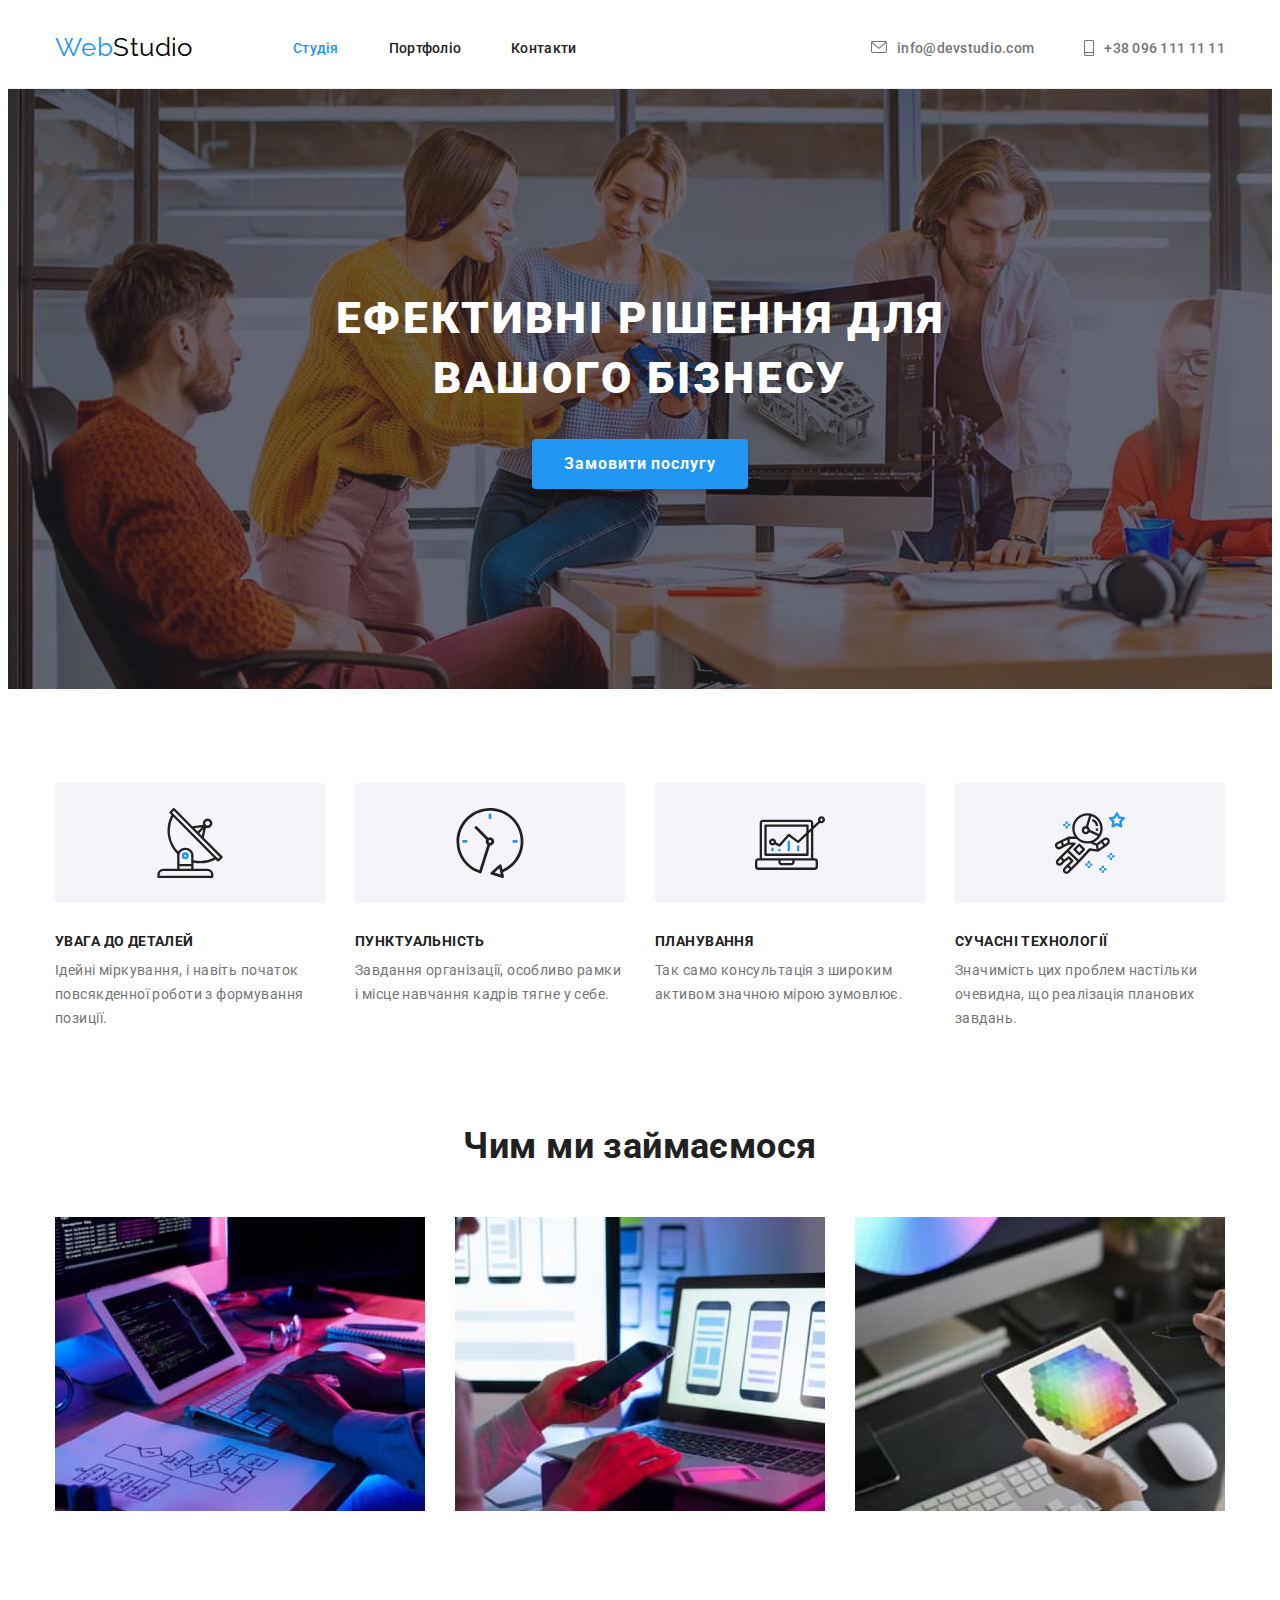
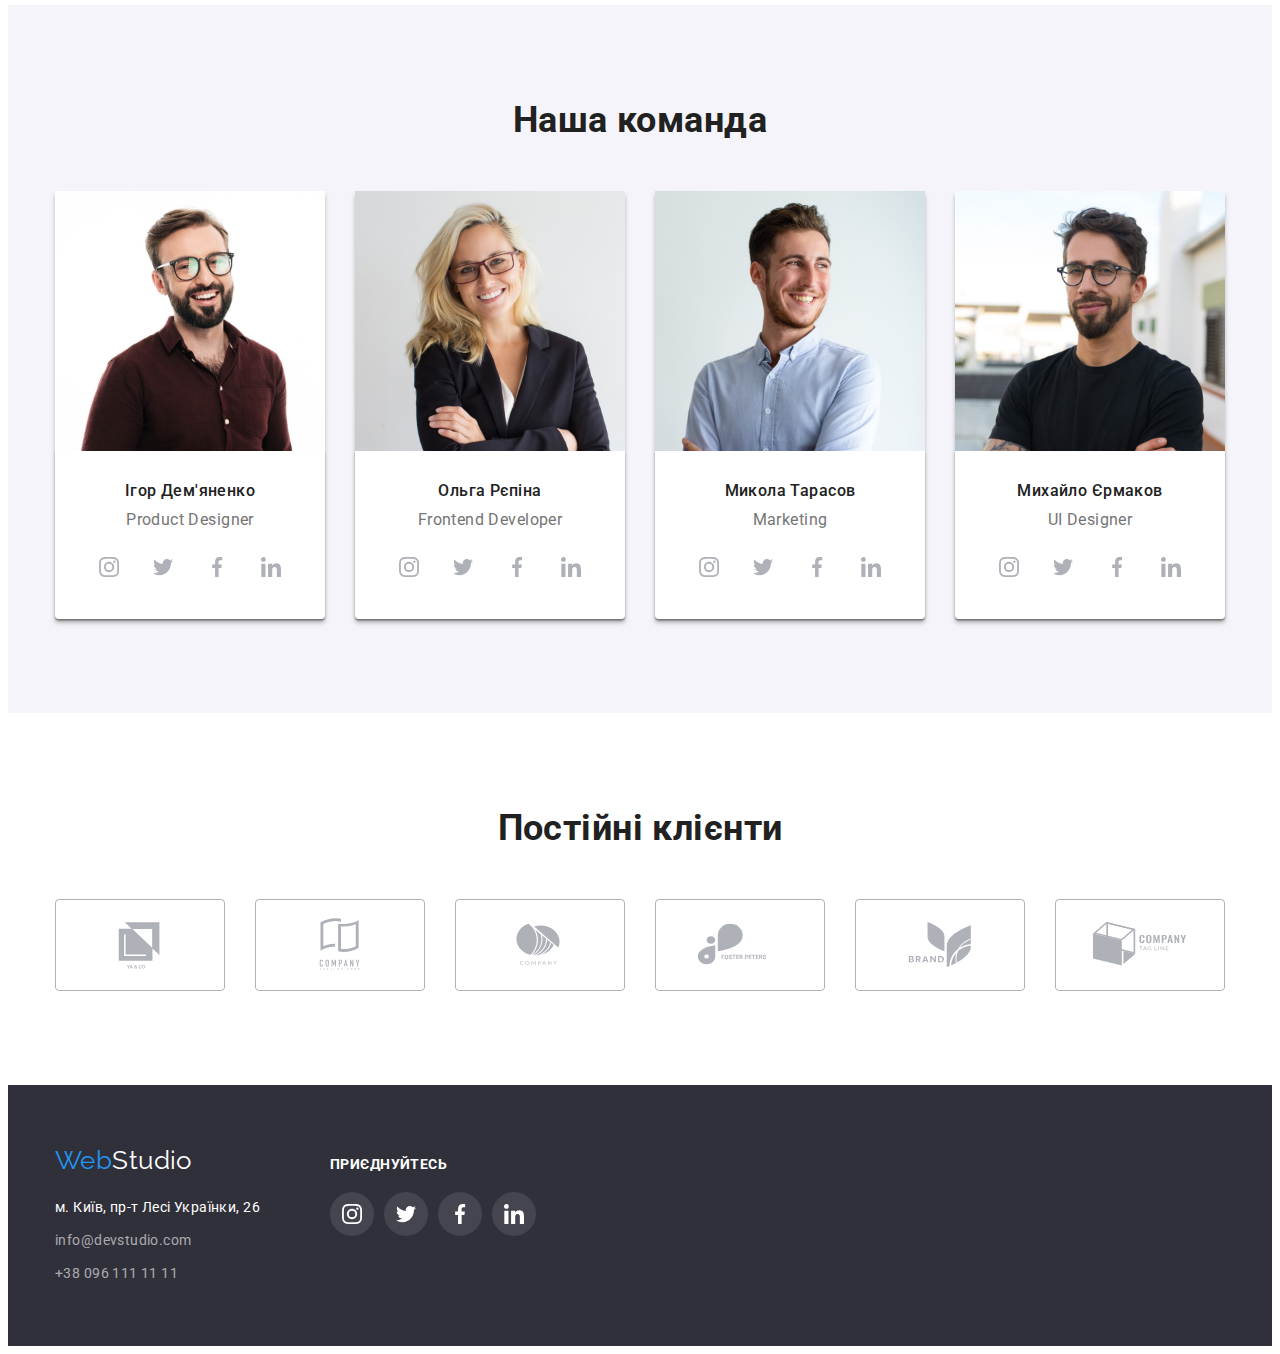
<file: index.html>
<!doctype html>
<html lang="uk">
  <head>
    <meta charset="utf-8">
    <meta http-equiv="x-ua-compatible" content="ie=edge" >
    <meta name="viewport" content="width=device-width, initial-scale=1.0" >
    <title>WebStudio</title>
    <link rel="preconnect" href="https://fonts.googleapis.com" >    
    <link rel="preconnect" href="https://fonts.gstatic.com" crossorigin >    
    <link href="https://fonts.googleapis.com/css2?family=Raleway:wght@700&family=Roboto:wght@400;500;700;900&display=swap" rel="stylesheet" >

    <link rel="stylesheet" href="https://cdnjs.cloudflare.com/ajax/libs/modern-normalize/1.1.0/modern-normalize.min.css"
    integrity="sha512-wpPYUAdjBVSE4KJnH1VR1HeZfpl1ub8YT/NKx4PuQ5NmX2tKuGu6U/JRp5y+Y8XG2tV+wKQpNHVUX03MfMFn9Q=="
    crossorigin="anonymous"
    referrerpolicy="no-referrer">

    <link rel="stylesheet" href="./css/styles.css" >

  </head>
  <!--Тіло документу-->
  <body>
    <!--Шапка сайту-->
    <header class="header"> 
      <div class="container conteiner-header">
        <a class="logo link" href="/index.html" lang="en"><span class="logo-header">Web</span>Studio</a>
        <nav class="nav-header">
          <!--навігація сайту-->
          <ul class="header-nav list">
            <li class="item"><a class="header-nav-link list current" href="./index.html">Студія</a></li>
            <li class="item"><a class="header-nav-link list" href="./portfolio.html">Портфоліо</a></li>
            <li class="item"><a class="header-nav-link list" href="#">Контакти</a></li>
          </ul>
        </nav>
        <!--авторизації навігація-->
          <ul class="auth-nav list">
            <li class="item">
              <a class="auth-nav-link" href="mailto:info@devstudio.com">
                <svg class="nav-icon-envelope" width="16" height="12">
                  <use href="./images/icons.svg#icon-envelope"></use>
                </svg>
                info@devstudio.com</a>
            </li>
            <li class="item">
              <a class="auth-nav-link" href="tel:+380961111111">
                <svg class="nav-icon-smartphone" width="10" height="16">
                  <use href="./images/icons.svg#icon-smartphone"></use>
                </svg>
                +38 096 111 11 11</a>
            </li>
          </ul>
      </div>
    </header>
    <!--Унікальний матеріал сторінки-->
    <main>
      <section class="section hero">
        <div class="container">
          <h1 class="hero-title">Ефективні рішення для вашого бізнесу</h1>
          <button type="button" class="btn">Замовити послугу</button>
        </div>
      </section>

      
      <section class="section" >
        <div class="container">
          
        <h2 hidden>Особливості</h2>

        <ul class="list-li list">
          <li class="feauters-li">
            <div class="features-icon" href="#">
              <svg width="70" height="70">
                <use href="./images/icons.svg#icon-antenna"></use>
              </svg>
            </div>
            <h3 class="features">УВАГА ДО ДЕТАЛЕЙ</h3>
            <p class="features-list">
              Ідейні міркування, і навіть початок повсякденної роботи з
              формування позиції.
            </p>
          </li>

          <li class="feauters-li">
            <div class="features-icon" href="#" >
              <svg width="70" height="70">
                <use href="./images/icons.svg#icon-clock"></use>
              </svg>
            </div>
            <h3 class="features">ПУНКТУАЛЬНІСТЬ</h3>
            <p class="features-list">
              Завдання організації, особливо рамки і місце навчання кадрів тягне
              у себе.
            </p>
          </li>

          <li class="feauters-li">
            <div class="features-icon" href="#" >
              <svg width="70" height="70">
                <use href="./images/icons.svg#icon-diagram"></use>
              </svg>
            </div>
            <h3 class="features">ПЛАНУВАННЯ</h3>
            <p class="features-list">
              Так само консультація з широким активом значною мірою зумовлює.
            </p>
          </li>

          <li class="feauters-li">
            <div class="features-icon"  href="#">
              <svg width="70" height="70">
                <use href="./images/icons.svg#icon-astronaut"></use>
              </svg>
            </div>
            <h3 class="features">СУЧАСНІ ТЕХНОЛОГІЇ</h3>
            <p class="features-list">
              Значимість цих проблем настільки очевидна, що реалізація планових
              завдань.
            </p>
          </li>
        </ul>
        </div>
      </section>
      
      <section class="section section-title">
        <div class="container">
        <h2 class="title ">Чим ми займаємося</h2>
        <ul class="list-li list">
          <li>
            <img
              src="./images/img1.jpg"
              alt="пише код"
              width="370"
              height="294">
          </li>

          <li>
            <img
              src="./images/img2.jpg"
              alt="працює за комп'ютером"
              width="370"
              height="294">
          </li>
          <li>
            <img
              src="./images/img3.jpg"
              alt="вибирає колір"
              width="370"
              height="294">
          </li>
        </ul>
        </div>
      </section>

      <section class="section section-team" >
        <div class="container">
        <h2 class="title-team">Наша команда</h2>
        <ul class="list-li list">
          <li class="card">
            <img
              src="./images/photo1.jpg"
              alt="Ігор Дем'яненко"
              width="270"
              height="260">
            <div class="card-description">
            <h3 class="team-list">Ігор Дем'яненко</h3>
            <p class="list-p" lang="en">Product Designer</p>
            <ul class="social-list list">
              <li class="social-item">
                <a class="social-links" href="#">
                  <svg class="social-icon" width="20px" height="20px">
                    <use href="./images/icons.svg#icon-instagram"></use>
                  </svg>
                </a>
              </li>
              <li class="social-item">
                <a class="social-links" href="#">
                  <svg class="social-icon" width="20px" height="20px">
                    <use href="./images/icons.svg#icon-twitter"></use>
                  </svg>
                </a>
              </li>
              <li class="social-item">
                <a class="social-links" href="#">
                  <svg class="social-icon" width="20px" height="20px">
                    <use href="./images/icons.svg#icon-facebook"></use>
                  </svg>
                </a>
              </li>
              <li class="social-item">
                <a class="social-links" href="#">
                  <svg class="social-icon" width="20px" height="20px">
                    <use href="./images/icons.svg#icon-linkedin"></use>
                  </svg>
                </a>
              </li>
            </ul>
          </div>
          </li>

          <li class="card">
            <img
              src="./images/photo2.jpg"
              alt="Ольга Рєпіна"
              width="270"
              height="260">
            <div class="card-description">
              <h3 class="team-list">Ольга Рєпіна</h3>
              <p class="list-p" lang="en">Frontend Developer</p>
              <ul class="social-list list">
                <li class="social-item">
                  <a class="social-links" href="#">
                    <svg class="social-icon" width="20px" height="20px">
                      <use href="./images/icons.svg#icon-instagram"></use>
                    </svg>
                  </a>
                </li>
                <li class="social-item">
                  <a class="social-links" href="#">
                    <svg class="social-icon" width="20px" height="20px">
                      <use href="./images/icons.svg#icon-twitter"></use>
                    </svg>
                  </a>
                </li>
                <li class="social-item">
                  <a class="social-links" href="#">
                    <svg class="social-icon" width="20px" height="20px">
                      <use href="./images/icons.svg#icon-facebook"></use>
                    </svg>
                  </a>
                </li>
                <li class="social-item">
                  <a class="social-links" href="#">
                    <svg class="social-icon" width="20px" height="20px">
                      <use href="./images/icons.svg#icon-linkedin"></use>
                    </svg>
                  </a>
                </li>
              </ul>
            </div>
          </li>

          <li class="card">
            <img
              src="./images/photo3.jpg"
              alt="Микола Тарасов"
              width="270"
              height="260">
            <div class="card-description">
              <h3 class="team-list">Микола Тарасов</h3>
              <p class="list-p" lang="en">Marketing</p>
              <ul class="social-list list">
                <li class="social-item">
                  <a class="social-links" href="#">
                    <svg class="social-icon" width="20px" height="20px">
                      <use href="./images/icons.svg#icon-instagram"></use>
                    </svg>
                  </a>
                </li>
                <li class="social-item">
                  <a class="social-links" href="#">
                    <svg class="social-icon" width="20px" height="20px">
                      <use href="./images/icons.svg#icon-twitter"></use>
                    </svg>
                  </a>
                </li>
                <li class="social-item">
                  <a class="social-links" href="#">
                    <svg class="social-icon" width="20px" height="20px">
                      <use href="./images/icons.svg#icon-facebook"></use>
                    </svg>
                  </a>
                </li>
                <li class="social-item">
                  <a class="social-links" href="#">
                    <svg class="social-icon" width="20px" height="20px">
                      <use href="./images/icons.svg#icon-linkedin"></use>
                    </svg>
                  </a>
                </li>
              </ul>
            </div>
          </li>

          <li class="card">
            <img
              src="./images/photo4.jpg"
              alt="Михайло Єрмаков"
              width="270"
              height="260">
            <div class="card-description">
              <h3 class="team-list">Михайло Єрмаков</h3>
              <p class="list-p" lang="en">UI Designer</p>
              <ul class="social-list list">
                <li class="social-item">
                  <a class="social-links" href="#">
                    <svg class="social-icon" width="20px" height="20px">
                      <use href="./images/icons.svg#icon-instagram"></use>
                    </svg>
                  </a>
                </li>
                <li class="social-item">
                  <a class="social-links" href="#">
                    <svg class="social-icon" width="20px" height="20px">
                      <use href="./images/icons.svg#icon-twitter"></use>
                    </svg>
                  </a>
                </li>
                <li class="social-item">
                  <a class="social-links" href="#">
                    <svg class="social-icon" width="20px" height="20px">
                      <use href="./images/icons.svg#icon-facebook"></use>
                    </svg>
                  </a>
                </li>
                <li class="social-item">
                  <a class="social-links" href="#">
                    <svg class="social-icon" width="20px" height="20px">
                      <use href="./images/icons.svg#icon-linkedin"></use>
                    </svg>
                  </a>
                </li>
              </ul>
            </div>
          </li>
        </ul>
        </div>
      </section>
      <section class="section section-clients">
        <div class="container">
          <h2 class="title">Постійні клієнти</h2>
          <ul class="clients-list list">
            <li class="client-item">
              <a class="client-links" href="#">
                <svg class="client-icon" width="106px" height="60px">
                  <use href="./images/icons.svg#icon-Logo-1"></use>
                </svg>
              </a>
            </li>
            <li class="client-item">
              <a class="client-links" href="#">
                <svg class="client-icon" width="106px" height="60px">
                  <use href="./images/icons.svg#icon-Logo-2"></use>
                </svg>
              </a>
            </li>
            <li class="client-item">
              <a class="client-links" href="#">
                <svg class="client-icon" width="106px" height="60px">
                  <use href="./images/icons.svg#icon-Logo-3"></use>
                </svg>
              </a>
            </li>
            <li class="client-item">
              <a class="client-links" href="#">
                <svg class="client-icon" width="106px" height="60px">
                  <use href="./images/icons.svg#icon-Logo-4"></use>
                </svg>
              </a>
            </li>
            <li class="client-item">
              <a class="client-links" href="#">
                <svg class="client-icon" width="106px" height="60px">
                  <use href="./images/icons.svg#icon-Logo-5"></use>
                </svg>
              </a>
            </li>
            <li class="client-item">
              <a class="client-links" href="#">
                <svg class="client-icon" width="106px" height="60px">
                  <use href="./images/icons.svg#icon-Logo-6"></use>
                </svg>
              </a>
            </li>
          </ul>
        </div>
      </section>
      
    </main>
    <!--Підвал сторінки-->
    <footer class="footer">
      <div class="container-footer container">
        <div>
          <a class="logo-link" href="./index.html" ><span class="logo-footer">Web</span>Studio</a>
          <address>
            <ul class="address ">
              <li>
                <a class="address-map" href="http://www.google.com/search?q=м.+київ%2C+пр-т+лесі+українки%2C+26&oq=&aqs=chrome/"
                  target="_blank"
                  rel="noopener noreferrer">
                  м. Київ, пр-т Лесі Українки, 26</a>
              </li>
              <li><a class="address-mail" href="mailto:info@devstudio.com">info@devstudio.com</a></li>
              <li><a class="address-tel" href="tel:+380961111111">+38 096 111 11 11</a></li>
            </ul>
          </address>
        </div>
        <!--соцмережі-->
        <div class="social-block">
          <strong class="social-footer">приєднуйтесь</strong>
          <ul class="social-footer-list list">
            <li class="social-footer-item">
              <a class="social-footer-link" href="#">
                <svg class="social-footer-icon" width="20px" height="20px">
                  <use href="./images/icons.svg#icon-instagram"></use>
                </svg>
              </a>
            </li>
            <li class="social-footer-item">
              <a class="social-footer-link" href="#">
                <svg class="social-footer-icon" width="20px" height="20px">
                  <use href="./images/icons.svg#icon-twitter"></use>
                </svg>
              </a>
            </li>
            <li class="social-footer-item">
              <a class="social-footer-link" href="#">
                <svg class="social-footer-icon" width="20px" height="20px">
                  <use href="./images/icons.svg#icon-facebook"></use>
                </svg>
              </a>
            </li>
            <li class="social-footer-item">
              <a class="social-footer-link" href="#">
              <svg class="social-footer-icon" width="20px" height="20px">
                  <use href="./images/icons.svg#icon-linkedin"></use>
                </svg>
              </a>
            </li>
          </ul>
        </div>
      </div>
    </footer>
  </body>
</html>
</file>
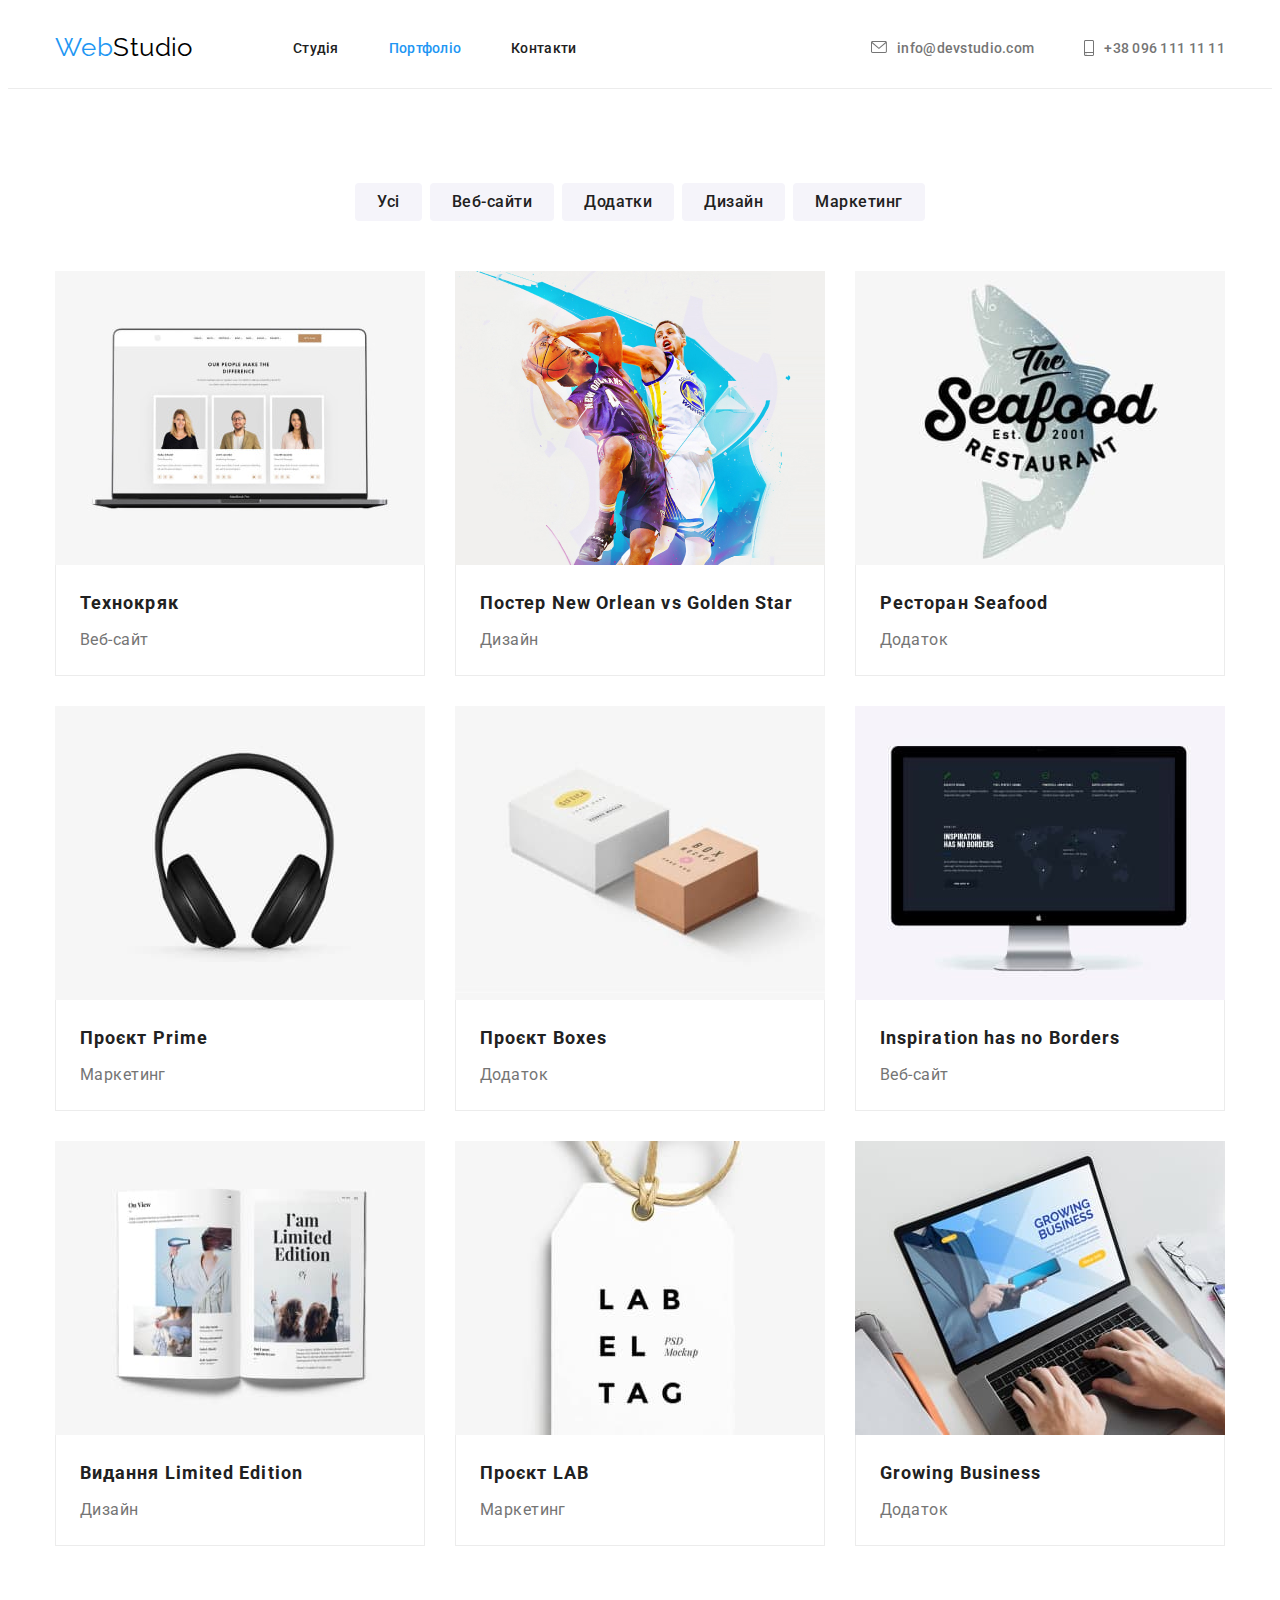
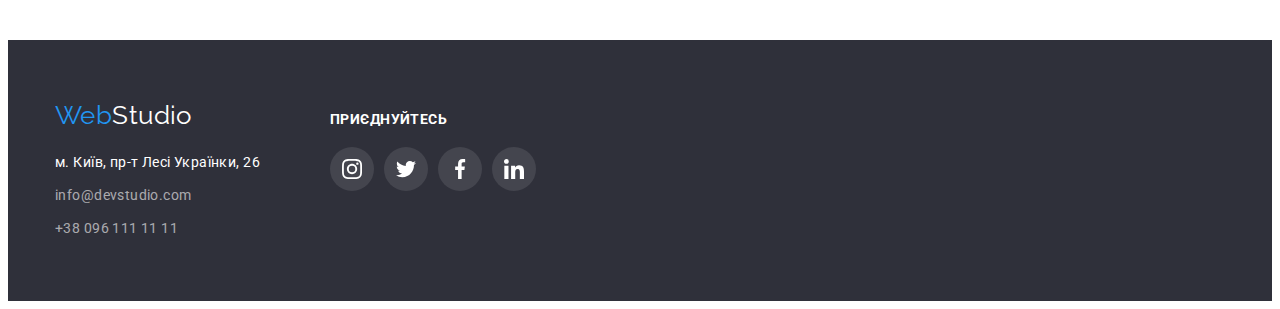
<file: portfolio.html>
<!doctype html>
<html lang="uk">
  <head>
    <meta charset="utf-8" >
    <meta http-equiv="x-ua-compatible" content="ie=edge" >
    <meta name="viewport" content="width=device-width, initial-scale=1.0" >
    <title>Portfolio</title>
    <link rel="preconnect" href="https://fonts.googleapis.com" >    
    <link rel="preconnect" href="https://fonts.gstatic.com" crossorigin >    
    <link href="https://fonts.googleapis.com/css2?family=Raleway:wght@700&family=Roboto:wght@400;500;700;900&display=swap" rel="stylesheet" >

    <link rel="stylesheet" href="https://cdnjs.cloudflare.com/ajax/libs/modern-normalize/1.1.0/modern-normalize.min.css"
    integrity="sha512-wpPYUAdjBVSE4KJnH1VR1HeZfpl1ub8YT/NKx4PuQ5NmX2tKuGu6U/JRp5y+Y8XG2tV+wKQpNHVUX03MfMFn9Q=="
    crossorigin="anonymous"
    referrerpolicy="no-referrer">

    <link rel="stylesheet" href="./css/styles.css" >
  </head>
  <!--Тіло документу-->
  <body>
    <!--Шапка сайту-->
    <header class="header">
      <div class="container conteiner-header">
        <a class="logo" href="/index.html"><span class="logo-header">Web</span>Studio</a>
        <nav class="nav-header">
          <!--навігація сайту-->
          <ul class="header-nav list">
            <li class="item"><a class="header-nav-link list" href="./index.html">Студія</a></li>
            <li class="item"><a class="header-nav-link list current" href="./portfolio.html">Портфоліо</a></li>
            <li class="item"><a class="header-nav-link list" href="#">Контакти</a></li>
          </ul>
        </nav>
        <!--авторизації навігація-->
        <ul class="auth-nav list">
          <li class="item">
            <a class="auth-nav-link" href="mailto:info@devstudio.com">
              <svg class="nav-icon-envelope" width="16" height="12">
                <use href="./images/icons.svg#icon-envelope"></use>
              </svg>
              info@devstudio.com</a>
          </li>
          <li class="item">
            <a class="auth-nav-link " href="tel:+380961111111">
              <svg class="nav-icon-smartphone" width="10" height="16">
                <use href="./images/icons.svg#icon-smartphone"></use>
              </svg>
              +38 096 111 11 11</a>
          </li>
        </ul>
      </div>
    </header>
    <!--Унікальний матеріал сторінки-->
    <main>
      <!--Навігація фільтрів -->
      <section class="portfolio-list">
        <div class="container">
          <h1 hidden>Фільтри</h1>
          <ul class="btn-filter list">
            <li>
              <button class="btn-active " type="button">Усі</button>
            </li>
            <li>
              <button class="btn-active" type="button">Веб-сайти</button>
            </li>
            <li>
              <button class="btn-active" type="button">Додатки</button>
            </li>
            <li>
              <button class="btn-active" type="button">Дизайн</button>
            </li>
            <li>
              <button class="btn-active" type="button">Маркетинг</button>
            </li>
          </ul>
        
        <!--Портфоліо фільтрів-->
        
          <ul class="projects-list list">
            <li class="projects-box">
              <a href="" class=" list">
                <div class="projects-image image-tehno"></div>
                <div class="projects-border">
                  <h2 class="projects-title" >Технокряк</h2>
                  <p class="projects-text">Веб-сайт</p>
                </div>
              </a>
            </li>
            <li class="projects-box">
              <a href="" class="list">
                <div class="projects-image image-poster"></div>
                <div class="projects-border">
                  <h2 class="projects-title" >Постер New Orlean vs Golden Star</h2>
                  <p class="projects-text">Дизайн</p>
                </div>
              </a>
            </li>
            <li class="projects-box">
              <a href="" class="list">
                <div class="projects-image image-seafood"></div>
                <div class="projects-border">
                  <h2 class="projects-title" >Ресторан Seafood</h2>
                  <p class="projects-text">Додаток</p>
                </div>
              </a>
            </li>
            <li class="projects-box">
              <a href="" class="list">
                <div class="projects-image image-prime"></div>
                <div class="projects-border">
                  <h2 class="projects-title" >Проєкт Prime</h2>
                  <p class="projects-text">Маркетинг</p>
                </div>
              </a>
            </li>
            <li class="projects-box">
              <a href="" class="list">
                <div class="projects-image image-boxes"></div>
                <div class="projects-border">
                  <h2 class="projects-title" >Проєкт Boxes</h2>
                  <p class="projects-text">Додаток</p>
                </div>
              </a>
            </li>
            <li class="projects-box">
              <a href="" class="list">
                <div class="projects-image image-inspiration"></div>
                <div class="projects-border">
                  <h2 class="projects-title" >Inspiration has no Borders</h2>
                  <p class="projects-text">Веб-сайт</p>
                </div>
              </a>
            </li>
            <li class="projects-box">
              <a href="" class="list">
                <div class="projects-image image-limited"></div>
                <div class="projects-border">
                  <h2 class="projects-title" >Видання Limited Edition</h2>
                  <p class="projects-text">Дизайн</p>
                </div>
              </a>
            </li>
            <li class="projects-box">
              <a href="" class="list">
                <div class="projects-image image-lab"></div>
                <div class="projects-border">
                  <h2 class="projects-title" >Проєкт LAB</h2>
                  <p class="projects-text">Маркетинг</p>
                </div>
              </a>
            </li>
            <li class="projects-box">
              <a href="" class="list">
                <div class="projects-image image-groving"></div>
                <div class="projects-border">
                  <h2 class="projects-title" >Growing Business</h2>
                  <p class="projects-text">Додаток</p>
                </div>
              </a>
            </li>
          </ul>
        </div>
      </section>
    </main>
    
    <!--Підвал сторінки-->

    <footer class="footer">
      <div class="container-footer container">
        <div>
          <a class="logo-link" href="./index.html" ><span class="logo-footer">Web</span>Studio</a>
          <address>
            <ul class="address">
              <li>
                <a class="address-map" href="http://www.google.com/search?q=м.+київ%2C+пр-т+лесі+українки%2C+26&oq=&aqs=chrome/"
                  target="_blank"
                  rel="noopener noreferrer">
                  м. Київ, пр-т Лесі Українки, 26</a>
              </li>
              <li><a class="address-mail" href="mailto:info@devstudio.com">info@devstudio.com</a></li>
              <li><a class="address-tel " href="tel:+380961111111">+38 096 111 11 11</a></li>
            </ul>
          </address>
        </div>

        <div class="social-block">
          <span class="social-footer">приєднуйтесь</span>
          <ul class="social-footer-list list">
            <li class="social-footer-item">
              <a class="social-footer-link" href="#">
                <svg class="social-footer-icon" width="20px" height="20px">
                  <use href="./images/icons.svg#icon-instagram"></use>
                </svg>
              </a>
            </li>
            <li class="social-footer-item">
              <a class="social-footer-link" href="#">
                <svg class="social-footer-icon" width="20px" height="20px">
                  <use href="./images/icons.svg#icon-twitter"></use>
                </svg>
              </a>
            </li>
            <li class="social-footer-item">
              <a class="social-footer-link" href="#">
                <svg class="social-footer-icon" width="20px" height="20px">
                  <use href="./images/icons.svg#icon-facebook"></use>
                </svg>
              </a>
            </li>
            <li class="social-footer-item">
              <a class="social-footer-link" href="#">
              <svg class="social-footer-icon" width="20px" height="20px">
                  <use href="./images/icons.svg#icon-linkedin"></use>
                </svg>
              </a>
            </li>
          </ul>
        </div>
      </div>
    </footer>
  </body>
</html>
</file>
<file: css/styles.css>
:root {
  --primary-text-color: #757575;
  --title-text-color: #212121;
  --accent-color: #2196F3;
  --white-color: #ffffff;
  --background-grey-color: #F5F4FA;
  --footer-background-color: #2F303A;
  --black-color: #000000;
  --black-opacity-color: rgba(255, 255, 255, 0.6);
  --background-active-button: #188CE8;
  --border-color: #ececec;
  --background-img-color: #c4c4c4;
  --social-icon-color: #AFB1B8;
}

body {
  font-family: 'Roboto', sans-serif;
  background-color: var(--white-color);
  color: var(--primary-text-color);
  font-size: 14px;
  letter-spacing: 0.03em;
}

*,
*::before,
*::after {
  box-sizing: border-box;
}


p,
h1,
h2,
h3,
h4,
h5,
h6 {
  margin: 0;
} 

ul {
  margin: 0;
  padding: 0;
}

button {
  cursor: pointer;
  border: none;
  display: block;
}

img {
  display: block;
}

address {
  font-style: normal;
}

/* ------------------Навігація сайту-------------------------- */

.container {
  width: 1200px;
  padding-left: 15px;
  padding-right: 15px;
  margin: 0 auto;
  
}

/* .main-nav {
  display: flex;
  align-items: center;
justify-content: space-around;
} */
.header {
  padding-top: 24px;
  padding-bottom: 25px;
  border-bottom: 1px solid var(--border-color);
}


/*------------Header--------------------------*/
/*----------Логотип---------------------*/


.list {
  list-style: none;
  text-decoration: none;
}


.logo {
  margin-right: 93px;

  font-family: 'Raleway', sans-serif;
  color: var(--black-color);
  font-size: 26px;
  line-height: 1.1923;
  text-decoration: none;
  width: 145px;
  height: 31px;
  left: 215px;
  top: 24px;
}

.logo-header {
  font-size: 26px;
  line-height: 1.1923;
  letter-spacing: 0.03em;
  color: var(--accent-color);
}

/*---------навігація сайту------------*/


.conteiner-header {
  display: flex;
  align-items: center;

}

.header-nav {
  display: flex;
  
}

.nav-header {
  margin-right: auto;
}

/* .header-nav .item {
  background-color: rgb(7, 250, 19);
} */
/* .header-nav .item:not( :last-child) {
  margin-right: 50px;
} */
/* .header-nav .item:last-child {
  margin-right: 0;
} */
.header-nav {
  gap: 50px;
  margin-right: auto;
}
/* .header-nav .item + .item {
  margin-left: 50px;
} */
.header-nav-link {
  display: block;

  color:  var(--title-text-color);
  font-weight: 500;
  line-height: 1.1428;
  letter-spacing: 0.02em;

}


/*---------------Авторизація навігації-------------------*/
/*---------------Активне поле-------------------------*/
.current {
  color: var(--accent-color);
}
.header-nav-link:hover,
.header-nav-link:focus{
  color: var(--accent-color);
}
.auth-nav {
  display: flex;

  line-height: 1.1428;
  letter-spacing: 0.02em;
  text-decoration: none;
}



.auth-nav .item + .item {
  margin-left: 50px;
}

.item .auth-nav-link {
  display: flex;
  /* gap: 50px; */
  align-items: center;
}


.auth-nav-link {
  font-weight: 500;
  color: var(--primary-text-color);
  text-decoration: none;
}


.auth-nav-link:hover,
.auth-nav-link:focus {
  color: var(--accent-color);
}

.nav-icon-envelope {
  fill: currentColor;
  /* width: 16px;
  height: 12px; */
  margin-right: 10px;

}

.nav-icon-smartphone {
  fill: currentColor;
  /* width: 10px;
  height: 16px; */
  margin-right: 10px;

}


/*------------------Main-------------------------*/
/*---------------ефективні рішення----------------------*/



.section {
  padding-top: 94px;
  padding-bottom: 94px;
  
}

.hero {
  padding-top: 200px;
  padding-bottom: 200px;
  max-width: 1600px;
  margin: auto;
  background-image: linear-gradient(
    rgba(47, 48, 58, 0.4), 
    rgba(47, 48, 58, 0.4)
    ), 
    url(../images/background-img1.jpg);
  background-color: var(--background-img-color);
}

.hero-title {
  width: 696px;
  margin: 0 auto 30px;

  font-weight: 900;
  font-size: 44px;
  line-height: 1.3636;
  text-align: center;
  letter-spacing: 0.06em;
  text-transform: uppercase;
  color: var(--white-color);


}
.btn {
  min-width: 216px;
  height: 50px;
  display: block;
  margin: 0 auto;
  justify-content: center;

  font-family: 'Roboto', sans-serif;
  font-weight: 700;
  background: var(--accent-color);
  box-shadow: 0px 4px 4px rgba(0, 0, 0, 0.15);
  border-radius: 4px;
  color: var(--white-color); 
  font-size: 16px;
  line-height: 1.8750;
  display: flex;
  align-items: center;
  text-align: center;
  letter-spacing: 0.06em;
}

.btn:hover,
.btn:focus {
  background: var(--background-active-button);
  color: var(--white-color);
}


/*------------Особливості-------------------------------*/



.feauters-li {
  flex-basis: calc((100% - 90px) / 4);
}

.features-icon {
  display: flex;
  justify-content: center;
  margin-bottom: 30px;
  background-color: var(--background-grey-color);
  border-radius: 4px;
  align-items: center;
  width: 270px;
  height: 120px;
}

/* .features-icon:hover,
.features-icon:focus {
  border-color: var(--background-active-button);
} */

/* .hover-focus:hover,
.hover-focus:focus {
  border-color: var(--background-active-button);
} */

.features{
  color: var(--title-text-color);
  line-height: 1.1428;
  font-size: 14px;
  text-transform: uppercase;
  margin-bottom: 10px;
}

.features-list{
  line-height: 1.7142;
  color: var(--primary-text-color);
}


/*--------------Чим ми займаємось----------------*/


.section-title {
  padding-top: 0;
}

.title {
  margin-bottom: 50px;

  color: var(--title-text-color);
  font-size: 36px;
  line-height: 1.1666;
  text-align: center;
}

.list-li {
  display: flex;
  gap: 30px;
  
}


/*------------------Команда-----------------------------*/

.section-team {
  background-color: var(--background-grey-color);
}

.title-team {
  margin-bottom: 50px;


  color: var(--title-text-color);
  font-size: 36px;
  line-height: 1.1666;
  text-align: center;
}

.card-description {
  padding-top: 30px;
  padding-bottom: 30px;
  background-color: var(--white-color);
  border-radius: 0px 0px 4px 4px;
  box-shadow: 0px 1px 3px rgba(0, 0, 0, 0.12), 0px 1px 1px rgba(0, 0, 0, 0.14), 0px 2px 1px rgba(0, 0, 0, 0.2);
}

.team-list {
  margin-bottom: 10px;
  
  color: var(--title-text-color);
  font-weight: 500;
  font-size: 16px;
  line-height: 1.1875;
  text-align: center;
}

.list-p {
  margin-bottom: 16px;
  font-size: 16px;
  line-height: 1.1875;
  text-align: center;
  color: var(--primary-text-color);
}

.social-list {
  display: flex;
  justify-content: center;
  gap: 10px;
  
}

.social-item {
  width: 44px;
  height: 44px;
  
}

.social-links {
  width: 100%;
  height: 100%;
  background-color: var(--white-color);
  color: var(--social-icon-color);
  border-radius: 50%;
  display: flex;
  justify-content: center;
  align-items: center;
}

.social-icon {
  fill: currentColor;
}

.social-icon:hover,
.social-icon:focus {
  fill: var(--white-color)
}

.social-links:hover,
.social-links:focus {
  background-color: var(--accent-color);
}

.social-links:hover .social-icon,
.social-links:focus .social-icon {
  fill: var(--white-color)
}

.card {
  box-shadow: 0px 4px 4px rgba(0, 0, 0, 0.25);
  border-bottom-left-radius: 3px;
  border-bottom-right-radius: 3px;
}

/*----------------Постійні клієнти-----------------------*/


.section-clients {
}

.clients-list {
  display: flex;
  justify-content: center;
  gap: 30px;
  
}

.client-item {
  width: 170px;
  height: 92px;
}
.client-links {
  width: 100%;
  height: 100%;
  /* background-color: tomato; */
  color: var(--social-icon-color);
  border: 1px solid #AFB1B8;
  border-radius: 4px;
  display: flex;
  justify-content: center;
  align-items: center;
}
.client-icon {
  fill: currentColor;
}

.client-icon:hover,
.client-icon:focus {
  color: var(--accent-color);
}

.client-links:hover,
.client-links:focus {
  color: var(--accent-color);
  border: 1px solid var(--accent-color);
}

.client-links:hover .client-icon,
.client-links:focus .client-icon {
  color: var(--accent-color);
}


/*----------------Футер---------------------------*/


.footer {
  padding-top: 60px;
  padding-bottom: 60px;

  background-color: var(--footer-background-color);
  text-decoration: none;
  
}
.container-footer {
  align-items: baseline;
  display: flex;
}

.logo-link{
  margin-bottom: 20px;
  display: block;
  font-family: 'Raleway', sans-serif;
  color: var(--white-color);
  font-size: 26px;
  line-height: 1.1923;
  text-decoration: none;
}
.logo-footer {
  font-size: 26px;
  line-height: 1.1923;
  color: var(--accent-color);
  
}

.address{
  list-style: none;
}
.address li:not(:last-child) {
  margin-bottom: 9px;
}

.address-map {
  line-height: 1.7142;
  color: var(--white-color);
  text-decoration: none;
  font-style: normal;
}

.address-map:hover,
.address-mail:hover,
.address-tel:hover,
.address-map:focus,
.address-mail:focus,
.address-tel:focus {
  color: var(--accent-color);
}

.address-mail,
.address-tel{
  line-height: 1.7142;
  color: var(--black-opacity-color);
  text-decoration: none;
  font-style: normal;
}
.social-block {
  align-items: center;
  margin-left: 70px;
}
.social-footer {
  display: block;
  color: var(--white-color);
  justify-content: center;
  align-items: center;
  margin-bottom: 20px;

  font-weight: 700;
  line-height: 1.1428;
  text-transform: uppercase;
}
.social-footer-list {
  display: flex;
  justify-content: center;
  gap: 10px;
}

.social-footer-item {
  width: 44px;
  height: 44px;

}
.social-footer-link {
  width: 100%;
  height: 100%;
  background: rgba(255, 255, 255, 0.1);
  color: var(--white-color);
  border-radius: 50%;
  display: flex;
  justify-content: center;
  align-items: center;
}
.social-footer-icon {
  fill: currentColor;
}

/* .social-footer-icon:hover,
.social-footer-icon:focus {
  background-color: var(--accent-color);
} */
.social-footer-link:hover,
.social-footer-link:focus {
  background-color: var(--accent-color);
  
}


/*---------------Портфоліо----------------------*/
/*-------------Навігація фільтрів----------------------------------*/


.portfolio-list {
  padding-top: 94px;
  padding-bottom: 94px;

}

.btn-filter {
  font-family: 'Roboto';
  font-style: normal;
  font-weight: 500;
  font-size: 16px;
  line-height: 1.6250;
  text-align: center;
  letter-spacing: 0.03em;
  color: var(--title-text-color);

  display: flex;
  justify-content: center;
  margin: auto;
  margin-bottom: 50px;
  align-items: center;

}

.btn-filter li:not(:last-child) {
  margin-right: 8px;
}

.btn-active {
  padding: 6px 22px;
  justify-content: center;
  text-align: center;
  align-items: center;

  font-family: 'Roboto', sans-serif;
  font-weight: 500;
  font-size: 16px;
  line-height: 1.6250;
  text-align: center;
  letter-spacing: 0.03em;
  color: var(--title-text-color);
  background: var(--background-grey-color);
  border-radius: 4px;
  
  border-radius: 4px;
}

.btn-active:hover,
.btn-active:focus {
  color: var(--white-color);
  background: var(--accent-color);
  cursor: pointer;
  box-shadow: 0px 3px 1px rgba(0, 0, 0, 0.1), 0px 1px 2px rgba(0, 0, 0, 0.08), 0px 2px 2px rgba(0, 0, 0, 0.12);
}


/*------------------------------Проекти-------------------------------------------*/


.projects-list{
  display: flex;
  flex-direction: row;
  flex-wrap: wrap;
  gap: 30px;
}

.projects-box>a {
  display: block;
}

.projects-box>a:hover,
.projects-box>a:focus {
  box-shadow: 0px 1px 1px rgba(0, 0, 0, 0.12), 
    0px 4px 4px rgba(0, 0, 0, 0.06), 
    1px 4px 6px rgba(0, 0, 0, 0.16);
}

.projects-image {
  width: 370px;
  height: 294px;
}

.image-tehno {
  background-image: url(../images/texno.jpg);
}
.image-poster{
  background-image: url(../images/posters.jpg)
}
.image-seafood{
  background-image: url(../images/seafood.jpg)
}
.image-prime{
  background-image: url(../images/project-prime.jpg)
}
.image-boxes{
  background-image: url(../images/boxes.jpg)
}
.image-inspiration{
  background-image: url(../images/inspiration.jpg)
}
.image-limited{
  background-image: url(../images/limited.jpg)
}
.image-lab{
  background-image: url(../images/lab.jpg)
}
.image-groving{
  background-image: url(../images/growing.jpg)
}

.projects-border {
  padding: 20px 24px;
  border-right: 1px solid var(--border-color);
  border-bottom: 1px solid var(--border-color);
  border-left: 1px solid var(--border-color);
}

.projects-title {
  margin-bottom: 4px;

  color: var(--title-text-color);
  font-size: 18px;
  line-height: 2;
  letter-spacing: 0.06em;  
}

.projects-text {
  font-size: 16px;
  line-height: 1.8750;
  color: var(--primary-text-color);
}
</file>
